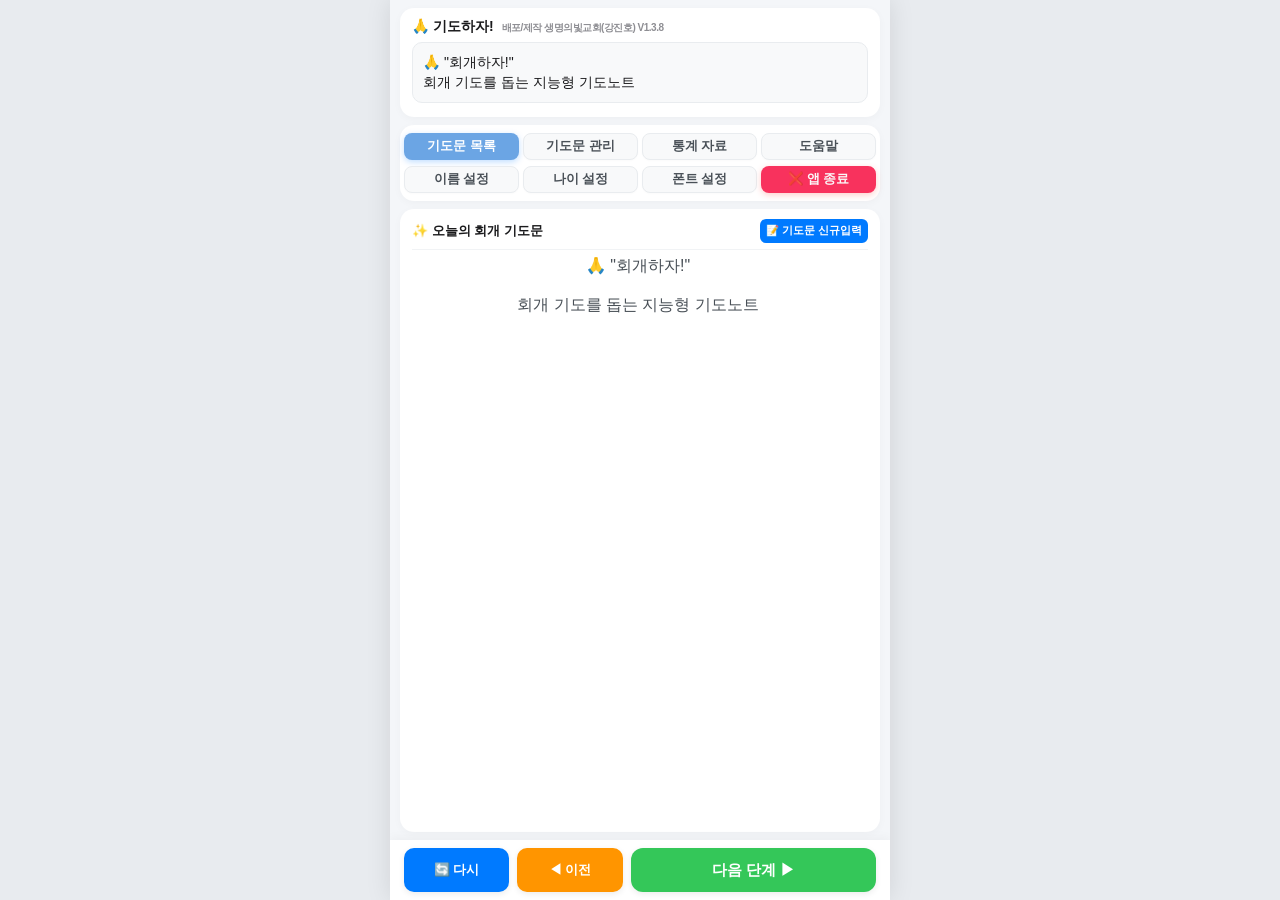
<file: index.html>
<!-- [회개하자!_Web_V1.3.8_index.html_시작 | 작성일: 2026-07-06 11:49 KST] -->
<!DOCTYPE html>
<html lang="ko">
<head>
    <meta charset="UTF-8">
    <meta name="viewport" content="width=device-width, initial-scale=1.0, maximum-scale=1.0, user-scalable=no">
    <title>회개 기도 노트</title>
    
    <!-- ★ [V1.3.4 신규/수정 4] 본명조(Noto Serif KR), 주아체(Jua) 포함 6종 웹폰트 안전 로드 ★ -->
    <link rel="preconnect" href="https://fonts.googleapis.com">
    <link rel="preconnect" href="https://fonts.gstatic.com" crossorigin>
    <link href="https://fonts.googleapis.com/css2?family=Gowun+Batang&family=Jua&family=Nanum+Gothic:wght@400;700;900&family=Nanum+Myeongjo:wght@400;700;900&family=Noto+Sans+KR:wght@400;700;900&family=Noto+Serif+KR:wght@400;700;900&display=swap" rel="stylesheet">
    
    <link rel="stylesheet" href="style.css">
</head>
<body>
    <!-- 전면 고정 컨테이너 -->
    <div id="app-container">
        
        <!-- [V1.3.4 수정 2] 상단 앱바 물리적 삭제 및 JS 에러 방어용 더미 요소 삽입 -->
        <div id="top-app-bar" style="display:none;"></div>

        <!-- 2. 중앙 컨텐츠 영역 -->
        <main class="main-content">
            
            <!-- [입력 패널: 컴팩트 모드] -->
            <section class="card-panel shrink-none" id="panel-input">
                <div class="panel-header">
                    <!-- [V1.3.4 수정 2] 삭제된 상단바 대신 인라인으로 배포자 정보 삽입 (공간 극대화) -->
                    <div style="display: flex; align-items: baseline; gap: 8px; flex-wrap: wrap;">
                        <!-- ★ [V1.3.8 수정 4] 타이틀 텍스트 변경: 회개하자 -> 기도하자! ★ -->
                        <span class="panel-title">🙏 기도하자!</span>
                        <!-- ★ [V1.3.8 수정 5] 배포자 정보에 V1.3.8 버전 정보 통합 / [V1.3.5 수정 2] 기도 시작 시 숨김 처리를 위한 고유 ID 부여 ★ -->
                        <span id="author-info-text" style="font-size: 10px; color: #8E8E93; font-weight: 700; letter-spacing: -0.5px;">배포/제작 생명의빛교회(강진호) V1.3.8</span>
                    </div>
                    <!-- 기도 중에만 보이도록 JS에서 제어할 툴바, 텍스트 변경 및 정지 버튼 추가 -->
                    <div class="panel-tools hidden" id="tts-tools-wrapper">
                        <button type="button" id="btn-tts-toggle" class="btn-tool bg-gray">🔇 TTS 음성읽기 : OFF</button>
                        <button type="button" id="btn-tts-stop" class="btn-tool bg-orange hidden">⏹ 음성정지</button>
                        <button type="button" id="btn-tts-settings" class="btn-tool bg-blue">🗣 TTS 음성설정</button>
                    </div>
                </div>
                <div class="input-area">
                    <!-- 기본 입력창 -->
                    <textarea id="edit-text-input" placeholder="터치하여 기도문을 입력하세요"></textarea>
                    
                    <!-- 수정 모드 시 상단에 표시될 롤링 가이드 창 (기본 숨김) -->
                    <div id="top-guide-box" class="hidden">
                        <div id="top-guide-text">수정 모드 가이드 로딩중...</div>
                    </div>
                    
                    <!-- [타이머 영역 1줄 배치 (대기 시 숨김, 기도 시 노출)] -->
                    <div id="layout-timers" class="hidden">
                        <div class="timer-box">
                            <span id="text-timer-total" class="timer-small">누적 00:00:00</span>
                            <span class="timer-divider">|</span>
                            <span id="text-timer-current" class="timer-large">00:00:00</span>
                        </div>
                        <div class="timer-controls">
                            <button type="button" id="btn-timer-resume" class="timer-ctrl-btn bg-blue hidden">▶ 진행</button>
                            <button type="button" id="btn-timer-pause" class="timer-ctrl-btn bg-orange">⏸ 일시정지</button>
                            <button type="button" id="btn-timer-stop" class="timer-ctrl-btn bg-gray">⏹ 정지</button>
                            <!-- [V1.3.4 수정 4] 초기화 버튼 DOM에서 영구 제거 완료 -->
                        </div>
                    </div>
                </div>
            </section>

            <!-- ★ 중앙 메뉴 8버튼 (가로 4칸 x 세로 2줄) 선생님 마스터 베이스 유지 ★ -->
            <section class="card-panel menu-grid shrink-none" id="panel-menu">
                <button type="button" id="btn-history" class="menu-btn">기도문 목록</button>
                <button type="button" id="btn-management" class="menu-btn">기도문 관리</button>
                <button type="button" id="btn-menu-stats" class="menu-btn text-blue" style="color: #495057 !important; font-weight: 900;">통계 자료</button>
                <button type="button" id="btn-menu-help" class="menu-btn" onclick="window.open('help.html')">도움말</button>
                
                <button type="button" id="btn-setting-name" class="menu-btn">이름 설정</button>
                <button type="button" id="btn-setting-number" class="menu-btn">나이 설정</button>
                <button type="button" id="btn-setting-font" class="menu-btn">폰트 설정</button>
                <button type="button" id="btn-exit" class="menu-btn text-danger"> ❌ 앱 종료</button>
            </section>

            <!-- [기도문 출력 및 수정 패널] -->
            <section class="card-panel output-panel" id="panel-output">
                
                <div class="output-header" id="output-header-normal">
                    <span class="output-header-title">✨ 오늘의 회개 기도문</span>
                    <div class="output-header-tools" style="display: flex; gap: 4px;">
                        <button type="button" id="btn-toggle-fullscreen" class="edit-btn bg-gray hidden">🔼 메뉴숨기기</button>
                        <button type="button" id="btn-go-edit" class="edit-btn bg-blue">📝 기도문 신규입력</button>
                    </div>
                </div>
                
                <!-- [수정 모드 전용 헤더 및 4개 제어 버튼] -->
                <div class="output-header-edit hidden" id="output-header-edit">
                    <span class="edit-title">📝 기도문 수정</span>
                    <div class="edit-tools">
                        <button type="button" id="btn-edit-clear-text" class="edit-btn bg-gray">창지우기</button>
                        <button type="button" id="btn-edit-save-new" class="edit-btn bg-orange">새로저장</button>
                        <!-- ★ [V1.3.8 수정 3] 저장 -> 수정저장 명칭 변경 ★ -->
                        <button type="button" id="btn-edit-save-update" class="edit-btn bg-blue">수정저장</button>
                        <button type="button" id="btn-edit-close" class="edit-btn bg-gray">닫기</button>
                    </div>
                </div>

                <!-- [일반 모드 출력창] -->
                <div class="output-scroll-box" id="output-normal-box">
                    <div id="text-output">로딩 중...</div>
                </div>

                <!-- [수정 모드 하단 전용 텍스트 입력창] -->
                <textarea id="bottom-edit-input" class="hidden" placeholder="이곳에서 기도문을 수정하세요..."></textarea>
                
            </section>
            
        </main>

        <!-- 3. 하단 네비게이션 바 -->
        <footer class="bottom-nav">
            <button type="button" id="btn-once-more" class="nav-btn bg-blue">🔄 다시</button>
            <button type="button" id="btn-previous" class="nav-btn bg-orange">◀ 이전</button>
            <button type="button" id="btn-next" class="nav-btn bg-green nav-large">다음 단계 ▶</button>
        </footer>
    </div>

    <!-- 4. 안드로이드 스타일 팝업 모달창 -->
    <div id="modal-overlay" class="hidden">
        <div class="dialog-box">
            
            <div class="dialog-header">
                <h3 id="modal-title">타이틀</h3>
                <div class="dialog-actions" id="modal-header-actions">
                    <button type="button" id="modal-btn-negative" class="btn-top-action text-gray">닫기(취소)</button>
                    <button type="button" id="modal-btn-positive" class="btn-top-action text-blue hidden">저장(적용)</button>
                </div>
            </div>
            
            <div class="dialog-divider" id="modal-divider-top"></div>
            
            <div class="dialog-body" id="modal-content">
                <!-- 자바스크립트 주입 영역 -->
            </div>
            
            <div class="dialog-divider hidden" id="modal-divider-bottom"></div>
            <div class="dialog-footer hidden" id="modal-footer-actions">
                <button type="button" id="modal-btn-bottom-negative" class="btn-footer-action bg-gray">닫기(취소)</button>
                <button type="button" id="modal-btn-bottom-positive" class="btn-footer-action bg-blue hidden">확인</button>
            </div>
            
        </div>
    </div>

    <!-- 통계 분석 엔진 연결 -->
    <script src="stats.js"></script>
    <!-- 앱 메인 엔진 연결 -->
    <script src="app.js"></script>
</body>
</html>
<!-- ================= INDEX.HTML 끝 (이 줄이 없으면 복사가 덜 된 것입니다!) ================= -->
</file>
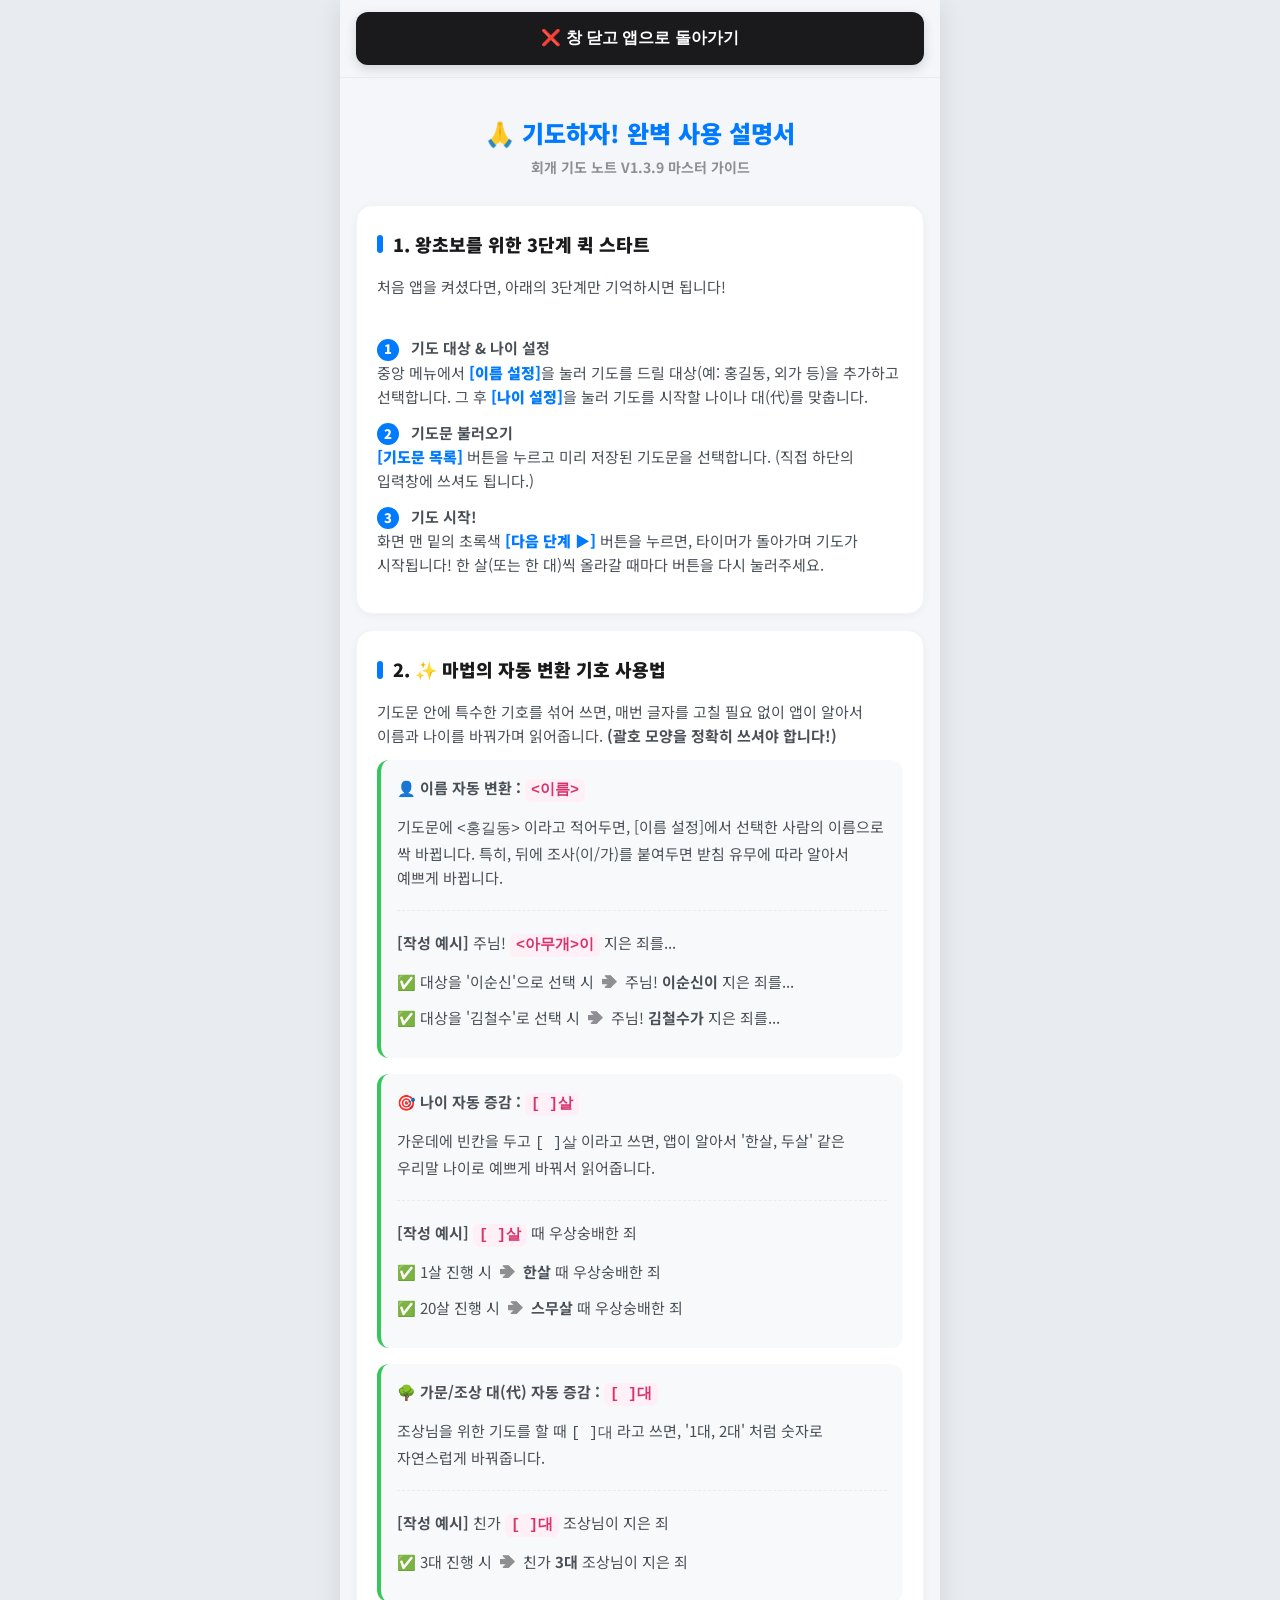
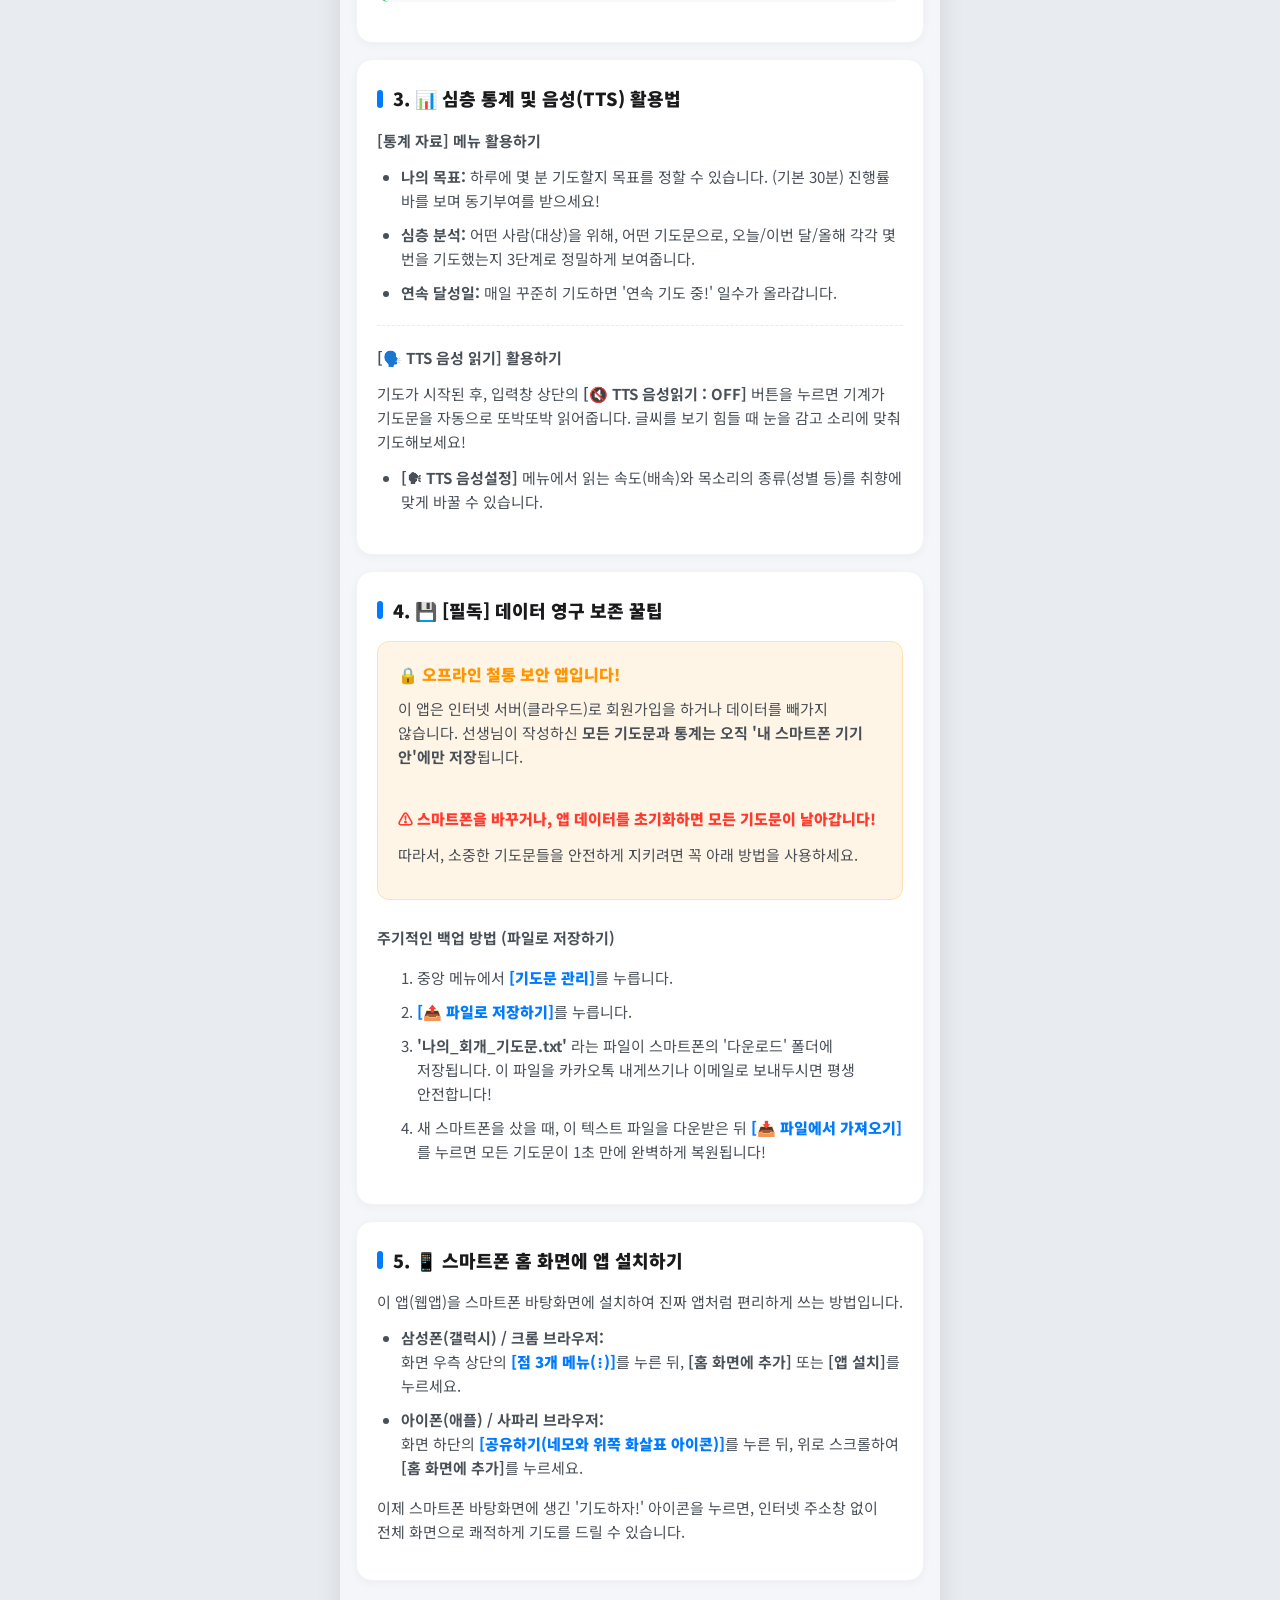
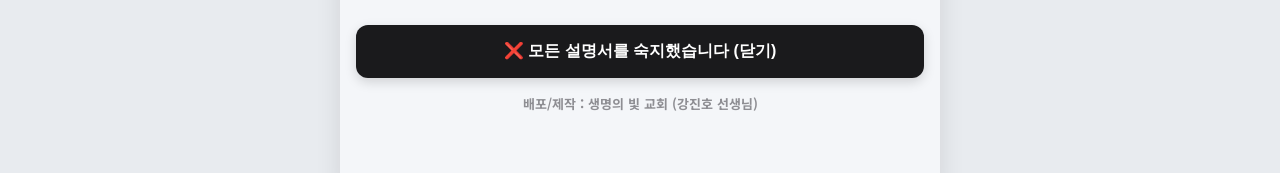
<file: help.html>
<!-- [회개하자!_Web_V1.3.9_help.html_시작 | 작성일: 2026-07-06 12:28 KST] -->
<!DOCTYPE html>
<html lang="ko">
<head>
    <meta charset="UTF-8">
    <meta name="viewport" content="width=device-width, initial-scale=1.0, maximum-scale=1.0, user-scalable=no">
    <title>회개 기도 노트 - 완벽 사용 설명서</title>
    
    <!-- 폰트 로드 -->
    <link rel="preconnect" href="https://fonts.googleapis.com">
    <link rel="preconnect" href="https://fonts.gstatic.com" crossorigin>
    <link href="https://fonts.googleapis.com/css2?family=Pretendard:wght@400;700;900&family=Noto+Sans+KR:wght@400;700;900&display=swap" rel="stylesheet">
    
    <style>
        body { 
            font-family: 'Pretendard', 'Noto Sans KR', sans-serif; 
            background-color: #E8EBEF; 
            color: #1A1A1C; 
            line-height: 1.6; 
            margin: 0; padding: 0; 
            word-break: keep-all; 
        }
        .help-container { 
            max-width: 600px; margin: 0 auto; 
            background: #F4F6F9; 
            padding: 0 0 40px 0; 
            box-shadow: 0 4px 24px rgba(0,0,0,0.1); 
            min-height: 100vh; 
        }
        
        /* 상/하단 닫기 바 */
        .close-bar { 
            position: sticky; top: 0; z-index: 100; 
            background: rgba(244, 246, 249, 0.95); backdrop-filter: blur(8px); 
            padding: 12px 16px; border-bottom: 1px solid #E9ECEF; 
            text-align: center; margin-bottom: 16px; 
        }
        .close-bar-bottom { 
            text-align: center; padding: 24px 16px; margin-top: 20px; 
        }
        .btn-close-app { 
            background-color: #1A1A1C; color: #FFFFFF; 
            border: none; border-radius: 12px; padding: 16px 24px; 
            font-size: 16px; font-weight: 900; cursor: pointer; 
            box-shadow: 0 4px 12px rgba(0,0,0,0.15); width: 100%; transition: all 0.2s;
        }
        .btn-close-app:active { transform: scale(0.96); }

        /* 타이틀 */
        .header-title-box { padding: 20px 20px 10px 20px; text-align: center; }
        .header-title { color: #007AFF; font-size: 24px; font-weight: 900; margin: 0; }
        .header-subtitle { color: #8E8E93; font-size: 14px; font-weight: 700; margin-top: 4px; }

        /* 카드 섹션 디자인 (Material Style) */
        .card-panel { 
            background-color: #FFFFFF; border-radius: 16px; 
            margin: 16px; padding: 24px 20px; 
            box-shadow: 0 2px 8px rgba(0,0,0,0.04); 
            border: 1px solid #F1F3F5;
        }
        .section-title { 
            font-size: 18px; font-weight: 900; color: #1A1A1C; 
            margin-top: 0; margin-bottom: 16px; 
            display: flex; align-items: center; 
        }
        .section-title::before { 
            content: ""; display: inline-block; width: 6px; height: 18px; 
            background-color: #007AFF; margin-right: 10px; border-radius: 4px; 
        }

        /* 텍스트 및 강조 스타일 */
        p { margin: 0 0 12px 0; font-size: 15px; color: #495057; }
        .highlight { color: #007AFF; font-weight: 900; }
        .danger { color: #FF3B30; font-weight: 900; }
        
        ul { padding-left: 24px; margin: 0 0 16px 0; }
        li { font-size: 15px; color: #495057; margin-bottom: 10px; }
        
        .step-badge { 
            display: inline-flex; align-items: center; justify-content: center; 
            background: #007AFF; color: white; width: 22px; height: 22px; 
            font-size: 13px; font-weight: 900; border-radius: 50%; margin-right: 8px; 
        }
        
        /* 예시 및 코드 박스 */
        .example-box { 
            background: #F8F9FA; border-radius: 12px; padding: 16px; 
            border-left: 4px solid #34C759; margin-bottom: 16px; font-size: 14px;
        }
        .code-snippet { 
            background: #FFF0F6; padding: 3px 6px; border-radius: 6px; 
            font-family: monospace; font-size: 15px; color: #D6336C; font-weight: 900; 
        }
        .arrow { color: #8E8E93; font-weight: bold; margin: 0 4px; }

        /* 경고 및 정보 박스 */
        .shield-box { 
            background: #FFF5E6; border: 1px solid #FFE0B2; 
            border-radius: 12px; padding: 20px; 
        }
        .shield-title { color: #FF9500; font-weight: 900; font-size: 16px; margin-bottom: 10px; display: flex; align-items: center; gap: 6px; }

        hr { border: none; border-top: 1px dashed #E9ECEF; margin: 20px 0; }
    </style>
</head>
<body>
    <div class="help-container">
        <!-- 상단 닫기 버튼 -->
        <div class="close-bar">
            <button class="btn-close-app" onclick="window.close()">❌ 창 닫고 앱으로 돌아가기</button>
        </div>
        
        <div class="header-title-box">
            <h1 class="header-title">🙏 기도하자! 완벽 사용 설명서</h1>
            <div class="header-subtitle">회개 기도 노트 V1.3.9 마스터 가이드</div>
        </div>

        <!-- 섹션 1 -->
        <div class="card-panel">
            <div class="section-title">1. 왕초보를 위한 3단계 퀵 스타트</div>
            <p>처음 앱을 켜셨다면, 아래의 3단계만 기억하시면 됩니다!</p>
            <br>
            <p><span class="step-badge">1</span> <strong>기도 대상 & 나이 설정</strong><br>
                중앙 메뉴에서 <span class="highlight">[이름 설정]</span>을 눌러 기도를 드릴 대상(예: 홍길동, 외가 등)을 추가하고 선택합니다. 그 후 <span class="highlight">[나이 설정]</span>을 눌러 기도를 시작할 나이나 대(代)를 맞춥니다.
            </p>
            <p><span class="step-badge">2</span> <strong>기도문 불러오기</strong><br>
                <span class="highlight">[기도문 목록]</span> 버튼을 누르고 미리 저장된 기도문을 선택합니다. (직접 하단의 입력창에 쓰셔도 됩니다.)
            </p>
            <p><span class="step-badge">3</span> <strong>기도 시작!</strong><br>
                화면 맨 밑의 초록색 <span class="highlight">[다음 단계 ▶]</span> 버튼을 누르면, 타이머가 돌아가며 기도가 시작됩니다! 한 살(또는 한 대)씩 올라갈 때마다 버튼을 다시 눌러주세요.
            </p>
        </div>

        <!-- 섹션 2 -->
        <div class="card-panel">
            <div class="section-title">2. ✨ 마법의 자동 변환 기호 사용법</div>
            <p>기도문 안에 특수한 기호를 섞어 쓰면, 매번 글자를 고칠 필요 없이 앱이 알아서 이름과 나이를 바꿔가며 읽어줍니다. <strong>(괄호 모양을 정확히 쓰셔야 합니다!)</strong></p>

            <div class="example-box">
                <p>👤 <strong>이름 자동 변환 : <span class="code-snippet">&lt;이름&gt;</span></strong></p>
                <p>기도문에 <code>&lt;홍길동&gt;</code> 이라고 적어두면, [이름 설정]에서 선택한 사람의 이름으로 싹 바뀝니다. 특히, 뒤에 조사(이/가)를 붙여두면 받침 유무에 따라 알아서 예쁘게 바뀝니다.</p>
                <hr>
                <p><strong>[작성 예시]</strong> 주님! <span class="code-snippet">&lt;아무개&gt;이</span> 지은 죄를...</p>
                <p>✅ 대상을 '이순신'으로 선택 시 <span class="arrow">➔</span> 주님! <strong>이순신이</strong> 지은 죄를...</p>
                <p>✅ 대상을 '김철수'로 선택 시 <span class="arrow">➔</span> 주님! <strong>김철수가</strong> 지은 죄를...</p>
            </div>

            <div class="example-box">
                <p>🎯 <strong>나이 자동 증감 : <span class="code-snippet">[ ]살</span></strong></p>
                <p>가운데에 빈칸을 두고 <code>[ ]살</code> 이라고 쓰면, 앱이 알아서 '한살, 두살' 같은 우리말 나이로 예쁘게 바꿔서 읽어줍니다.</p>
                <hr>
                <p><strong>[작성 예시]</strong> <span class="code-snippet">[ ]살</span> 때 우상숭배한 죄</p>
                <p>✅ 1살 진행 시 <span class="arrow">➔</span> <strong>한살</strong> 때 우상숭배한 죄</p>
                <p>✅ 20살 진행 시 <span class="arrow">➔</span> <strong>스무살</strong> 때 우상숭배한 죄</p>
            </div>

            <div class="example-box">
                <p>🌳 <strong>가문/조상 대(代) 자동 증감 : <span class="code-snippet">[ ]대</span></strong></p>
                <p>조상님을 위한 기도를 할 때 <code>[ ]대</code> 라고 쓰면, '1대, 2대' 처럼 숫자로 자연스럽게 바꿔줍니다.</p>
                <hr>
                <p><strong>[작성 예시]</strong> 친가 <span class="code-snippet">[ ]대</span> 조상님이 지은 죄</p>
                <p>✅ 3대 진행 시 <span class="arrow">➔</span> 친가 <strong>3대</strong> 조상님이 지은 죄</p>
            </div>
        </div>

        <!-- 섹션 3 -->
        <div class="card-panel">
            <div class="section-title">3. 📊 심층 통계 및 음성(TTS) 활용법</div>
            <p><strong>[통계 자료] 메뉴 활용하기</strong></p>
            <ul>
                <li><strong>나의 목표:</strong> 하루에 몇 분 기도할지 목표를 정할 수 있습니다. (기본 30분) 진행률 바를 보며 동기부여를 받으세요!</li>
                <li><strong>심층 분석:</strong> 어떤 사람(대상)을 위해, 어떤 기도문으로, 오늘/이번 달/올해 각각 몇 번을 기도했는지 3단계로 정밀하게 보여줍니다.</li>
                <li><strong>연속 달성일:</strong> 매일 꾸준히 기도하면 '연속 기도 중!' 일수가 올라갑니다.</li>
            </ul>

            <hr>
            <p><strong>[🗣️ TTS 음성 읽기] 활용하기</strong></p>
            <p>기도가 시작된 후, 입력창 상단의 <strong>[🔇 TTS 음성읽기 : OFF]</strong> 버튼을 누르면 기계가 기도문을 자동으로 또박또박 읽어줍니다. 글씨를 보기 힘들 때 눈을 감고 소리에 맞춰 기도해보세요!</p>
            <ul>
                <li><strong>[🗣 TTS 음성설정]</strong> 메뉴에서 읽는 속도(배속)와 목소리의 종류(성별 등)를 취향에 맞게 바꿀 수 있습니다.</li>
            </ul>
        </div>

        <!-- 섹션 4 -->
        <div class="card-panel">
            <div class="section-title">4. 💾 [필독] 데이터 영구 보존 꿀팁</div>
            <div class="shield-box">
                <div class="shield-title">🔒 오프라인 철통 보안 앱입니다!</div>
                <p>이 앱은 인터넷 서버(클라우드)로 회원가입을 하거나 데이터를 빼가지 않습니다. 선생님이 작성하신 <strong>모든 기도문과 통계는 오직 '내 스마트폰 기기 안'에만 저장</strong>됩니다.</p>
                <br>
                <p class="danger">⚠️ 스마트폰을 바꾸거나, 앱 데이터를 초기화하면 모든 기도문이 날아갑니다!</p>
                <p>따라서, 소중한 기도문들을 안전하게 지키려면 꼭 아래 방법을 사용하세요.</p>
            </div>
            <br>
            <p><strong>주기적인 백업 방법 (파일로 저장하기)</strong></p>
            <ol>
                <li>중앙 메뉴에서 <span class="highlight">[기도문 관리]</span>를 누릅니다.</li>
                <li><span class="highlight">[📤 파일로 저장하기]</span>를 누릅니다.</li>
                <li><strong>'나의_회개_기도문.txt'</strong> 라는 파일이 스마트폰의 '다운로드' 폴더에 저장됩니다. 이 파일을 카카오톡 내게쓰기나 이메일로 보내두시면 평생 안전합니다!</li>
                <li>새 스마트폰을 샀을 때, 이 텍스트 파일을 다운받은 뒤 <span class="highlight">[📥 파일에서 가져오기]</span>를 누르면 모든 기도문이 1초 만에 완벽하게 복원됩니다!</li>
            </ol>
        </div>

        <!-- 섹션 5 -->
        <div class="card-panel" style="margin-bottom: 0;">
            <div class="section-title">5. 📱 스마트폰 홈 화면에 앱 설치하기</div>
            <p>이 앱(웹앱)을 스마트폰 바탕화면에 설치하여 진짜 앱처럼 편리하게 쓰는 방법입니다.</p>
            <ul>
                <li><strong>삼성폰(갤럭시) / 크롬 브라우저:</strong><br>화면 우측 상단의 <span class="highlight">[점 3개 메뉴(⋮)]</span>를 누른 뒤, <strong>[홈 화면에 추가]</strong> 또는 <strong>[앱 설치]</strong>를 누르세요.</li>
                <li><strong>아이폰(애플) / 사파리 브라우저:</strong><br>화면 하단의 <span class="highlight">[공유하기(네모와 위쪽 화살표 아이콘)]</span>를 누른 뒤, 위로 스크롤하여 <strong>[홈 화면에 추가]</strong>를 누르세요.</li>
            </ul>
            <p>이제 스마트폰 바탕화면에 생긴 '기도하자!' 아이콘을 누르면, 인터넷 주소창 없이 전체 화면으로 쾌적하게 기도를 드릴 수 있습니다.</p>
        </div>

        <!-- 하단 닫기 버튼 -->
        <div class="close-bar-bottom">
            <button class="btn-close-app" onclick="window.close()">❌ 모든 설명서를 숙지했습니다 (닫기)</button>
            <p style="margin-top: 16px; font-size: 13px; color: #8E8E93; font-weight: 700;">배포/제작 : 생명의 빛 교회 (강진호 선생님)</p>
        </div>
    </div>
</body>
</html>
<!-- ================= HELP.HTML 끝 (이 줄이 없으면 복사가 덜 된 것입니다!) ================= -->
</file>
<file: style.css>
/* [회개하자!_Web_V1.3.4_style.css_시작 | 작성일: 2026-07-06 09:43 KST] */

/* =========================================================
   1. 스마트폰 앱 기본 초기화 및 터치 최적화
========================================================= */
* {
    box-sizing: border-box; margin: 0; padding: 0;
    font-family: -apple-system, BlinkMacSystemFont, "Pretendard", "Segoe UI", Roboto, "Helvetica Neue", Arial, sans-serif;
    -webkit-tap-highlight-color: transparent; 
}

input[type="number"]::-webkit-outer-spin-button,
input[type="number"]::-webkit-inner-spin-button { -webkit-appearance: none; margin: 0; }
input[type="number"] { -moz-appearance: textfield; }

body {
    background-color: #E8EBEF; 
    position: fixed; top: 0; left: 0; right: 0; bottom: 0; overflow: hidden; 
}

#app-container {
    position: absolute; top: 0; bottom: 0; left: 50%; transform: translateX(-50%);
    width: 100%; max-width: 500px; background-color: #F4F6F9; 
    display: flex; flex-direction: column; box-shadow: 0 0 24px rgba(0, 0, 0, 0.1); overflow: hidden; 
}

/* =========================================================
   2. 상단 앱바 (V1.3.4에서 물리적 삭제됨, 호환성 위해 클래스 유지)
========================================================= */
.app-header {
    display: flex; justify-content: space-between; align-items: center;
    padding: 8px 14px; background-color: #FFFFFF;
    box-shadow: 0 1px 4px rgba(0, 0, 0, 0.03); z-index: 10; flex-shrink: 0; 
}

.app-title { font-size: 16px; font-weight: 900; color: #1A1A1C; letter-spacing: -0.3px; }
.author-info { display: flex; flex-direction: column; text-align: right; }
.author-label { font-size: 9px; font-weight: 700; color: #8E8E93; }
.author-name { font-size: 9px; color: #8E8E93; }

/* =========================================================
   3. 메인 스크롤 콘텐츠 영역
========================================================= */
.main-content {
    flex: 1; min-height: 0; display: flex; flex-direction: column;
    overflow: hidden; padding: 8px 10px; gap: 8px; 
}

.card-panel {
    background-color: #FFFFFF; border-radius: 14px; 
    box-shadow: 0 2px 8px rgba(0, 0, 0, 0.03); padding: 10px 12px; 
    display: flex; flex-direction: column; 
}

.shrink-none { flex-shrink: 0; }

/* --- 상단 입력 및 제어 패널 --- */
.panel-header { display: flex; align-items: center; justify-content: space-between; margin-bottom: 6px; }
.panel-title { font-size: 14px; font-weight: 900; color: #1A1A1C; flex: 1; }

.panel-tools { display: flex; gap: 4px; flex-wrap: wrap; justify-content: flex-end; }
.btn-tool { 
    border: none; border-radius: 6px; padding: 5px 8px; font-size: 10.5px; font-weight: 800; 
    cursor: pointer; transition: all 0.2s; white-space: nowrap;
}
.btn-tool:active { transform: scale(0.95); }

.input-area { position: relative; }

#edit-text-input {
    width: 100%; min-height: 44px; background-color: #F8F9FA; border: 1px solid #E9ECEF; border-radius: 10px;
    padding: 10px; font-size: 14px; color: #1A1A1C; line-height: 1.4;
    resize: none; outline: none; transition: all 0.2s ease;
}
#edit-text-input:focus { border-color: #007AFF; background-color: #FFFFFF; min-height: 90px; box-shadow: 0 0 0 3px rgba(0, 122, 255, 0.1); }

#top-guide-box {
    background-color: #F0F4F8; border-radius: 10px; padding: 12px;
    height: 100px; overflow: hidden; display: flex;
    align-items: flex-start; justify-content: flex-start; text-align: left; 
}
#top-guide-text { font-size: 14px; color: #5F6368; font-weight: 700; line-height: 1.45; width: 100%; word-break: keep-all; }

/* ★ [수정 4] 타이머 제어 버튼 우측 빈자리 정렬 완료 ★ */
#layout-timers {
    display: flex; align-items: center; justify-content: space-between; 
    background-color: #F0F4F8; padding: 8px 8px; border-radius: 10px; margin-top: 6px; gap: 4px;
}
.timer-box { 
    display: flex; align-items: baseline; gap: 4px;
    white-space: nowrap; overflow: hidden; text-overflow: ellipsis; flex-shrink: 1;
}
.timer-small { font-size: clamp(8px, 2.5vw, 10px); font-weight: 700; color: #5F6368; }
.timer-divider { font-size: clamp(8px, 2.5vw, 10px); color: #B0BEC5; }
.timer-large { font-size: clamp(11px, 3.5vw, 15px); font-weight: 900; color: #007AFF; letter-spacing: 0px; }

.timer-controls { display: flex; gap: 4px; flex-shrink: 0; justify-content: flex-end; }
.timer-ctrl-btn {
    border: none; border-radius: 8px; 
    padding: 3px 8px; /* 선생님 마스터 세팅 유지 */
    font-size: clamp(9px, 3.0vw, 12px); /* 선생님 마스터 세팅 유지 */
    font-weight: 900; color: #FFFFFF; cursor: pointer; transition: all 0.2s; white-space: nowrap;
}
.timer-ctrl-btn:active { transform: scale(0.95); }

/* '정지' 버튼 시인성 확보 마스터 세팅 유지 */
.timer-ctrl-btn.bg-gray {
    background-color: #eaeaee !important;
    color: #585656 !important;
}

/* =========================================================
   ★ [수정 3] 중앙 메뉴 8버튼 슬림화 및 선생님 마스터 색상 적용 ★
========================================================= */
.menu-grid { 
    display: grid !important; 
    grid-template-columns: repeat(4, 1fr); 
    gap: 6px 4px; 
    padding: 8px 4px; 
    background-color: #FFFFFF;
}
.menu-btn {
    background-color: #F8F9FA; 
    border: 1px solid #E9ECEF;
    border-radius: 8px; 
    padding: 5px 2px; 
    min-height: 25px; /* 선생님 마스터 세팅 유지 */
    font-size: clamp(10.5px, 2.8vw, 12.5px); 
    font-weight: 800; 
    color: #495057 !important; 
    cursor: pointer; 
    display: flex; align-items: center; justify-content: center;
    line-height: 1.2; touch-action: manipulation;
    white-space: nowrap; text-align: center;
    box-shadow: 0 1px 2px rgba(0,0,0,0.02); transition: all 0.2s ease;
}
.menu-btn:active { transform: scale(0.96); background-color: #E8EBEF; }

/* 1번 버튼 - 선생님 지정 파스텔 블루 */
.menu-btn:nth-child(1) {
    background-color: #6ba5e4 !important;
    color: #FFFFFF !important;
    border: none !important;
    font-weight: 900;
    box-shadow: 0 2px 6px rgba(0, 122, 255, 0.25);
}

/* 8번 버튼 - 선생님 지정 핑크 레드 */
.menu-btn:nth-child(8) {
    background-color: #f8325d !important;
    color: #faf9f9 !important;
    border: none !important;
    font-weight: 900;
    box-shadow: 0 2px 6px rgba(255, 59, 48, 0.25);
}

/* =========================================================
   4. 하단 기도문 출력 & 수정 패널
========================================================= */
.output-panel { flex: 1; min-height: 0; display: flex; flex-direction: column; margin-bottom: 0px !important; }
.output-header { display: flex; justify-content: space-between; align-items: center; margin-bottom: 6px; flex-shrink: 0; border-bottom: 1px solid #F1F3F5; padding-bottom: 6px; }
.output-header-title { font-size: 13px; font-weight: 800; color: #1A1A1C; }

/* [수정 모드] */
.output-header-edit { display: flex; justify-content: space-between; align-items: center; margin-bottom: 6px; flex-shrink: 0; border-bottom: 1px solid #F1F3F5; padding-bottom: 6px; }
.edit-title { font-size: 13px; font-weight: 800; color: #1A1A1C; }
.edit-btn { border: none; border-radius: 6px; padding: 5px 6px; font-size: 10.5px; font-weight: 800; cursor: pointer; transition: all 0.2s; color: #FFFFFF; }
.edit-btn.bg-gray { background-color: #F1F3F5; color: #495057; } 

.output-scroll-box { flex: 1; overflow-y: auto; padding-right: 4px; }
.output-scroll-box::-webkit-scrollbar { width: 4px; }
.output-scroll-box::-webkit-scrollbar-thumb { background-color: #CED4DA; border-radius: 4px; }

#text-output { white-space: pre-wrap; word-break: keep-all; user-select: text; }
#bottom-edit-input { flex: 1; width: 100%; border: none; background-color: #F8F9FA; border-radius: 10px; padding: 10px; resize: none; outline: none; }

/* =========================================================
   5. 하단 네비게이션 바 & 팝업 모달
========================================================= */
.bottom-nav {
    flex-shrink: 0; display: flex; gap: 8px; padding: 8px 14px; 
    background-color: #FFFFFF; box-shadow: 0 -2px 10px rgba(0,0,0,0.04); 
    padding-bottom: calc(8px + env(safe-area-inset-bottom)); z-index: 10; 
}
.nav-btn { flex: 1; height: 44px; border: none; border-radius: 10px; font-size: 13px; font-weight: 800; color: #FFFFFF; cursor: pointer; box-shadow: 0 2px 6px rgba(0,0,0,0.08); transition: all 0.2s ease; }
.nav-btn:active { transform: scale(0.96); box-shadow: 0 1px 2px rgba(0,0,0,0.1); }

.nav-large { 
    flex: 0 0 52%; max-width: 52%; font-size: 15px; font-weight: 900; 
    border-radius: 12px; white-space: nowrap; 
} 

.bg-gray { background-color: #F1F3F5; color: #495057 !important; }
.bg-blue { background-color: #007AFF; color: #FFFFFF !important; } 
.bg-green { background-color: #34C759; color: #FFFFFF !important; } 
.bg-orange { background-color: #FF9500; color: #FFFFFF !important; } 

/* ★ [수정 7, 11] 이름 무제한 관리창 등 모달 여백 극한 압축 ★ */
#modal-overlay { position: absolute; top: 0; left: 0; width: 100%; height: 100%; background-color: rgba(0,0,0,0.5); backdrop-filter: blur(2px); z-index: 9999; display: flex; justify-content: center; align-items: center; }
.dialog-box { width: 90%; max-width: 90%; max-height: 85%; background-color: #FFFFFF; border-radius: 18px; display: flex; flex-direction: column; overflow: hidden; box-shadow: 0 8px 32px rgba(0,0,0,0.15); }

/* 모달창 세로 90% 확장 */
.dialog-box.large-modal { height: 90%; max-height: 90%; }

/* 리스트가 5개 이상 보이도록 헤더/바디 패딩 대폭 축소 */
.dialog-header { display: flex; justify-content: space-between; align-items: center; padding: 12px 14px; background-color: #FFFFFF; }
#modal-title { font-size: 15px; font-weight: 900; color: #1A1A1C; margin: 0; word-break: keep-all; letter-spacing: -0.5px; }
.dialog-actions { display: flex; gap: 6px; }

.btn-top-action { background-color: transparent; border: none; border-radius: 8px; padding: 6px 10px; font-weight: 800; font-size: 13px; cursor: pointer; transition: background-color 0.2s ease; }
.btn-top-action:active { background-color: #F1F3F5; }
.text-gray { color: #8E8E93; }

.dialog-divider { height: 1px; background-color: #F1F3F5; width: 100%; }

/* 리스트 내부 쾌적화를 위한 내부 여백(padding) 18px -> 12px 축소 */
.dialog-body { flex: 1; overflow-y: auto; padding: 12px 14px; width: 100%; }

.dialog-footer {
    display: flex; justify-content: stretch; align-items: center; gap: 10px;
    padding: 12px 14px; background-color: #FFFFFF;
}
.btn-footer-action {
    flex: 1; padding: 14px; border: none; border-radius: 12px;
    font-size: 15px; font-weight: 800; cursor: pointer; color: #FFFFFF;
    transition: all 0.2s ease;
}
.btn-footer-action:active { transform: scale(0.96); }

.hidden { display: none !important; }

/* =========================================================
   7. [V1.3.4] 통계 대시보드(stats.js) 전용 UI 디자인
========================================================= */
.progress-container { background: #E8EBEF; border-radius: 10px; height: 16px; width: 100%; overflow: hidden; margin: 10px 0; }
.progress-fill { background: #007AFF; height: 100%; width: 0%; transition: width 0.5s ease-out; }
.tree-item { background: #F8F9FA; border-radius: 12px; padding: 14px; margin-bottom: 12px; border: 1px solid #E9ECEF; }
.tree-title { font-weight: 900; font-size: 15px; color: #1A1A1C; margin-bottom: 6px; }
.tree-sub { font-size: 13px; margin-left: 8px; border-left: 2px solid #CED4DA; padding-left: 10px; margin-top: 8px; color: #495057; font-weight: 700; }
.tab-buttons { display: flex; background: #E8EBEF; border-radius: 10px; padding: 4px; margin-bottom: 16px; }
.tab-btn { flex: 1; background: none; border: none; padding: 10px 0; font-size: 13px; font-weight: 800; color: #8E8E93; border-radius: 8px; cursor: pointer; }
.tab-btn.active { background: #FFFFFF; color: #007AFF; box-shadow: 0 2px 4px rgba(0,0,0,0.05); }
.tab-content-area { flex: 1; overflow-y: auto; }
.tab-pane.hidden { display: none !important; }

/* [회개하자!_Web_V1.3.4_style.css_끝 | 작성일: 2026-07-06 09:43 KST] */
</file>
